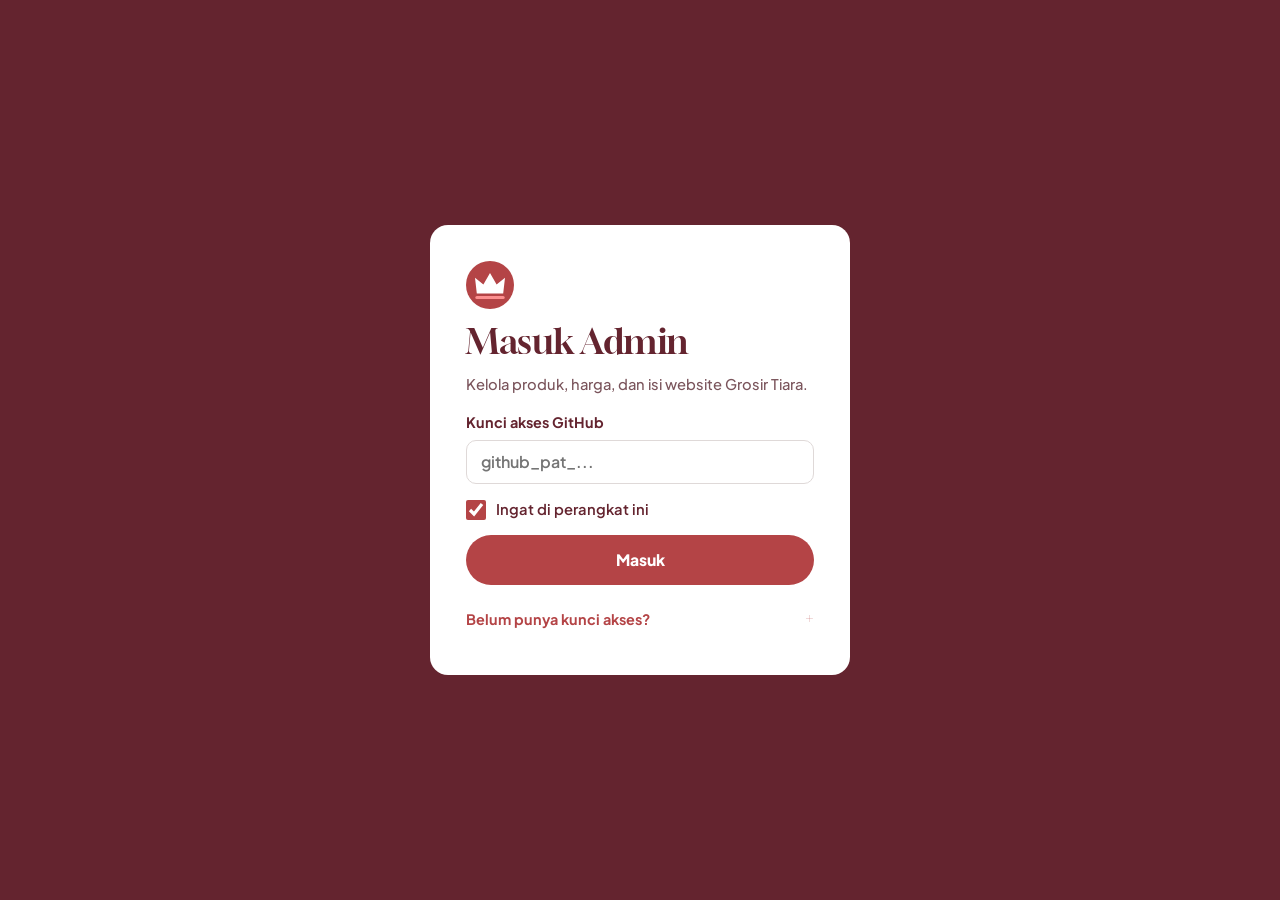
<file: admin.html>
<!doctype html>
<html lang="id">
<head>
  <meta charset="utf-8">
  <meta name="viewport" content="width=device-width, initial-scale=1">
  <meta name="robots" content="noindex, nofollow">
  <title>Admin | Grosir Tiara</title>
  <meta name="theme-color" content="#64242F">
  <link rel="icon" href="img/ikon.svg" type="image/svg+xml">
  <link rel="preconnect" href="https://fonts.googleapis.com">
  <link rel="preconnect" href="https://fonts.gstatic.com" crossorigin>
  <link href="https://fonts.googleapis.com/css2?family=Gloock&family=Plus+Jakarta+Sans:wght@500;600;700;800&display=swap" rel="stylesheet">
  <link rel="stylesheet" href="css/style.css">
  <link rel="stylesheet" href="css/admin.css">
</head>
<body class="admin">

  <!-- Layar masuk -->
  <main class="masuk" id="layar-masuk">
    <form class="kartu-masuk" id="form-masuk">
      <div class="logo-admin" aria-hidden="true"></div>
      <h1>Masuk Admin</h1>
      <p class="lembut">Kelola produk, harga, dan isi website Grosir Tiara.</p>
      <label class="isian">
        <span>Kunci akses GitHub</span>
        <input class="kolom" id="token" type="password" autocomplete="current-password" placeholder="github_pat_..." required>
      </label>
      <label class="centang"><input type="checkbox" id="ingat" checked> Ingat di perangkat ini</label>
      <p class="galat" id="galat-masuk" role="alert" hidden></p>
      <button class="btn btn-bata" type="submit" id="tombol-masuk">Masuk</button>
      <details class="bantuan">
        <summary>Belum punya kunci akses?</summary>
        <ol>
          <li>Buka <a href="https://github.com/settings/personal-access-tokens/new" target="_blank" rel="noopener">pembuatan token GitHub</a>.</li>
          <li>Isi nama bebas, lalu pilih masa berlaku.</li>
          <li>Di <b>Repository access</b>, pilih <b>Only select repositories</b> lalu pilih repository website ini.</li>
          <li>Di <b>Permissions</b>, beri <b>Contents: Read and write</b> dan <b>Actions: Read and write</b>.</li>
          <li>Klik <b>Generate token</b>, salin, lalu tempel di sini.</li>
        </ol>
        <p class="lembut">Kunci ini hanya disimpan di browser perangkat ini. Jangan bagikan ke siapa pun.</p>
      </details>
    </form>
  </main>

  <!-- Layar admin -->
  <div id="layar-admin" hidden>
    <header class="admin-kepala">
      <div class="admin-isi admin-kepala-isi">
        <a class="logo" href="index.html" target="_blank" rel="noopener">
          <span class="logo-admin kecil" aria-hidden="true"></span>
          <span class="logo-kata"><small>Admin</small><b>Tiara</b></span>
        </a>
        <a class="tautan-kecil" href="index.html" target="_blank" rel="noopener">Lihat website</a>
        <button class="tautan-kecil" type="button" id="keluar">Keluar</button>
      </div>
      <nav class="admin-isi tab-admin" aria-label="Menu admin">
        <button type="button" data-tab="produk" aria-current="page">Produk</button>
        <button type="button" data-tab="kategori">Kategori</button>
        <button type="button" data-tab="toko">Toko</button>
        <button type="button" data-tab="testimoni">Testimoni</button>
        <button type="button" data-tab="sinkron">Sinkron TikTok</button>
      </nav>
    </header>

    <main class="admin-isi admin-badan">
      <p class="memuat" id="memuat">Memuat data...</p>
      <section id="panel-produk" data-panel="produk" hidden></section>
      <section id="panel-kategori" data-panel="kategori" hidden></section>
      <section id="panel-toko" data-panel="toko" hidden></section>
      <section id="panel-testimoni" data-panel="testimoni" hidden></section>
      <section id="panel-sinkron" data-panel="sinkron" hidden></section>
    </main>

    <div class="bar-simpan" id="bar-simpan" hidden>
      <div class="admin-isi bar-simpan-isi">
        <span id="info-simpan">Ada perubahan yang belum disimpan</span>
        <button class="btn btn-garis" type="button" id="batal">Batalkan</button>
        <button class="btn btn-salem" type="button" id="simpan">Simpan &amp; terbitkan</button>
      </div>
    </div>
  </div>

  <dialog class="dialog-edit" id="dialog-edit" aria-labelledby="judul-edit"></dialog>
  <div class="notif" id="notif" role="status"></div>

  <script src="js/data.js"></script>
  <script src="js/admin.js"></script>
</body>
</html>
</file>
<file: css/style.css>
/* Warna brand Tiara. Merah Tiara (--bata) adalah warna utama, seperti oranye di Shopee. */
:root {
  --marun: #64242F;
  --bata: #B44446;
  --salem: #FC8F8F;
  --abu: #DFD9D8;
  --abu-muda: #F4F1F0;
  --putih: #FFFFFF;
  --teks-lembut: #7A545B;
  --serif: "Gloock", Georgia, "Times New Roman", serif;
  --sans: "Plus Jakarta Sans", "Segoe UI", system-ui, sans-serif;
  --gutter: clamp(16px, 4vw, 56px);
  --lebar: 1280px;
  --radius: 14px;
}

* { box-sizing: border-box; }
html { scroll-behavior: smooth; scroll-padding-top: 88px; -webkit-text-size-adjust: 100%; }
body {
  margin: 0;
  background: var(--putih);
  color: var(--marun);
  font: 500 16px/1.6 var(--sans);
  overflow-x: hidden;
}
img, svg { display: block; max-width: 100%; }
a { color: inherit; }
button, input, select { font: inherit; color: inherit; }
button { cursor: pointer; }
h1, h2, h3, p { margin: 0; }
h1, h2 { font-family: var(--serif); font-weight: 400; line-height: 1.04; letter-spacing: -.01em; text-wrap: balance; }
h2 { font-size: clamp(2.1rem, 4.6vw, 3.8rem); }
h3 { font-weight: 800; line-height: 1.25; }
:focus-visible { outline: 3px solid var(--salem); outline-offset: 2px; border-radius: 4px; }
.isi { width: min(100%, var(--lebar)); margin-inline: auto; padding-inline: var(--gutter); }
.bagian { padding-block: clamp(56px, 8vw, 112px); }
.label { font-size: .8rem; font-weight: 800; letter-spacing: .12em; text-transform: uppercase; }
.lede { font-size: clamp(1.02rem, 1.5vw, 1.2rem); max-width: 56ch; }
.judul-bagian { display: grid; gap: 14px; margin-bottom: clamp(28px, 4vw, 52px); }
.coret { text-decoration: line-through; text-decoration-thickness: 1.5px; }
.sr { position: absolute; width: 1px; height: 1px; overflow: hidden; clip-path: inset(50%); white-space: nowrap; }

/* Tombol */
.btn {
  display: inline-flex; align-items: center; justify-content: center; gap: 10px;
  min-height: 50px; padding: 12px 24px;
  border: 2px solid transparent; border-radius: 999px;
  font-weight: 800; font-size: .98rem; line-height: 1.2; text-decoration: none; text-align: center;
  transition: transform .15s ease, background-color .15s ease, color .15s ease;
}
.btn:hover { transform: translateY(-2px); }
.btn:active { transform: translateY(0); }
.btn svg { width: 20px; height: 20px; flex: none; }
.btn-marun { background: var(--marun); color: var(--putih); }
.btn-bata { background: var(--bata); color: var(--putih); }
.btn-bata:hover { background: var(--marun); }
.btn-putih { background: var(--putih); color: var(--marun); }
.btn-salem { background: var(--salem); color: var(--marun); }
.btn-garis { border-color: currentColor; background: transparent; }

/* Pengumuman dari admin */
.pengumuman { background: var(--marun); color: var(--putih); font-size: .88rem; font-weight: 700; text-align: center; padding: 8px var(--gutter); }

/* Catatan data contoh */
.catatan-contoh { background: var(--abu); color: var(--marun); font-size: .82rem; font-weight: 700; text-align: center; padding: 7px var(--gutter); }

/* Header. #kepala tidak boleh membentuk kotak sendiri, supaya header bisa menempel sepanjang halaman */
#kepala { display: contents; }
.header { position: sticky; top: 0; z-index: 30; background: var(--putih); border-bottom: 1px solid var(--abu); }
.header-isi { display: flex; align-items: center; gap: 28px; min-height: 72px; }
.logo { display: inline-flex; align-items: center; gap: 10px; text-decoration: none; margin-right: auto; }
.logo svg { width: 38px; height: 38px; flex: none; }
.logo-kata { display: grid; line-height: 1; }
.logo-kata b { font: 400 1.65rem/1 var(--serif); color: var(--bata); }
.logo-kata small { font-size: .6rem; font-weight: 800; letter-spacing: .24em; text-transform: uppercase; margin-bottom: 3px; }
.nav { display: flex; gap: 26px; }
.nav a { font-weight: 700; font-size: .94rem; text-decoration: none; padding-block: 6px; border-bottom: 2px solid transparent; }
.nav a:hover, .nav a[aria-current] { border-color: var(--bata); color: var(--bata); }
.tombol-daftar { position: relative; min-height: 44px; padding: 8px 18px; font-size: .9rem; }
.jumlah {
  display: inline-grid; place-items: center; min-width: 22px; height: 22px; padding-inline: 6px;
  border-radius: 999px; background: var(--salem); color: var(--marun); font-size: .76rem; font-weight: 800;
}

/* Hero */
.hero { background: var(--bata); color: var(--putih); overflow: hidden; }
.hero-isi { display: grid; grid-template-columns: minmax(0, 1.25fr) minmax(0, .9fr); gap: clamp(24px, 4vw, 64px); align-items: end; padding-top: clamp(40px, 6vw, 84px); }
.hero-teks { padding-bottom: clamp(44px, 6vw, 88px); display: grid; gap: 24px; justify-items: start; }
.hero h1 { font-size: clamp(3.1rem, 8.1vw, 7.3rem); line-height: .98; }
.stiker { display: inline-block; background: var(--salem); color: var(--marun); padding: 0 .16em .06em; transform: rotate(-1.6deg); border-radius: 6px; }
.hero-aksi { display: flex; flex-wrap: wrap; gap: 12px; }
.hero-visual { position: relative; align-self: end; display: flex; justify-content: center; }
.lengkung {
  width: min(100%, 440px); aspect-ratio: 4 / 5.1;
  background: var(--salem);
  border-radius: 999px 999px 0 0;
  padding: 7% 8% 0;
  display: flex; align-items: flex-end; justify-content: center;
  box-shadow: inset 0 0 0 10px var(--salem), inset 0 0 0 12px var(--marun);
}
.lengkung svg { width: 100%; height: 100%; }
.hero-visual .label-harga { position: absolute; left: max(-12px, calc(50% - 300px)); bottom: 14%; transform: rotate(-5deg); animation: ayun 4s ease-in-out infinite alternate; transform-origin: 50% 0; }
@keyframes ayun { from { transform: rotate(-6deg); } to { transform: rotate(-2deg); } }

/* Label harga: elemen khas Tiara, bentuknya label gantung pakaian */
.label-harga {
  --latar: var(--putih);
  width: 214px; padding: 40px 20px 20px;
  background: var(--latar); color: var(--marun);
  clip-path: polygon(22% 0, 78% 0, 100% 11%, 100% 100%, 0 100%, 0 11%);
  filter: drop-shadow(0 10px 18px rgba(100, 36, 47, .28));
  display: grid; gap: 2px;
}
.label-harga::before {
  content: ""; position: absolute; top: 12px; left: 50%; width: 14px; height: 14px; margin-left: -7px;
  border-radius: 50%; background: var(--marun);
}
.label-harga .kecil { font-size: .76rem; font-weight: 700; }
.label-harga .pasar { font-size: 1.02rem; font-weight: 700; color: var(--teks-lembut); }
.label-harga .tiara { font: 400 2.5rem/1.05 var(--serif); color: var(--bata); }

/* Pita fakta */
.pita { background: var(--salem); color: var(--marun); }
.pita-isi { display: grid; grid-template-columns: repeat(4, minmax(0, 1fr)); }
.fakta { padding: 22px 20px 22px 0; display: grid; gap: 2px; }
.fakta + .fakta { padding-left: 22px; border-left: 2px dashed rgba(100, 36, 47, .4); }
.fakta b { font: 400 clamp(1.5rem, 2.6vw, 2.2rem)/1.1 var(--serif); }
.fakta span { font-size: .88rem; font-weight: 700; }

/* Cek selisih */
.selisih { background: var(--marun); color: var(--putih); }
.selisih .label { color: var(--salem); }
.selisih-grid { display: grid; grid-template-columns: minmax(0, .85fr) minmax(0, 1.15fr); gap: clamp(28px, 5vw, 72px); align-items: start; }
.selisih-kiri { display: grid; gap: 18px; }
.pilih-produk { display: flex; flex-wrap: wrap; gap: 8px; margin-top: 10px; }
.chip {
  min-height: 44px; padding: 8px 18px; border-radius: 999px; font-weight: 700; font-size: .92rem;
  background: transparent; border: 1.5px solid currentColor; transition: background-color .15s ease, color .15s ease;
}
.selisih .chip { color: var(--abu); }
.selisih .chip[aria-pressed="true"] { background: var(--salem); border-color: var(--salem); color: var(--marun); }
.panel-selisih { background: var(--putih); color: var(--marun); border-radius: var(--radius); padding: clamp(20px, 3vw, 36px); display: grid; gap: 22px; }
.panel-judul { display: flex; justify-content: space-between; gap: 12px; flex-wrap: wrap; align-items: baseline; }
.panel-judul span { font-size: .9rem; color: var(--teks-lembut); font-weight: 700; }
.bar-baris { display: grid; gap: 6px; }
.bar-info { display: flex; justify-content: space-between; gap: 12px; font-weight: 700; font-size: .92rem; }
.bar-info b { font: 400 1.5rem/1.1 var(--serif); }
.bar { height: 22px; background: var(--abu-muda); border-radius: 6px; overflow: hidden; }
.bar i { display: block; height: 100%; border-radius: 6px; transition: width .45s cubic-bezier(.2, .8, .2, 1); }
.bar .b-pasar { background: var(--abu); }
.bar .b-tiara { background: var(--bata); }
.penggeser { display: grid; gap: 8px; }
.penggeser label { display: flex; justify-content: space-between; font-weight: 700; font-size: .92rem; }
input[type=range] { width: 100%; accent-color: var(--bata); height: 28px; margin: 0; }
.hemat {
  display: flex; flex-wrap: wrap; align-items: center; justify-content: space-between; gap: 8px 20px;
  padding: 18px 20px; background: var(--abu-muda); border: 1.5px dashed var(--bata); border-radius: 10px;
}
.hemat span { font-weight: 700; }
.hemat b { font: 400 clamp(2rem, 4vw, 3rem)/1 var(--serif); color: var(--bata); }
.catatan-kaki { font-size: .8rem; color: var(--teks-lembut); }

/* Kategori */
.kategori { background: var(--abu-muda); }
.kategori-grid { display: grid; grid-template-columns: repeat(4, minmax(0, 1fr)); gap: clamp(10px, 1.6vw, 20px); }
.kartu-kategori {
  display: flex; flex-direction: column; text-decoration: none; overflow: hidden;
  border-radius: 999px 999px var(--radius) var(--radius); color: inherit;
  transition: transform .2s ease;
}
.kartu-kategori:hover { transform: translateY(-5px); }
.kartu-kategori .gambar { aspect-ratio: 1 / 1.12; padding: 16% 14% 4%; }
.kartu-kategori .gambar svg { width: 100%; height: 100%; }
.kartu-kategori .teks { padding: 14px 18px 18px; background: var(--putih); display: grid; gap: 2px; flex: 1; }
.kartu-kategori h3 { font: 400 clamp(1.25rem, 2vw, 1.6rem)/1.15 var(--serif); }
.kartu-kategori p { font-size: .88rem; color: var(--teks-lembut); }
.kartu-kategori small { font-size: .86rem; font-weight: 800; color: var(--bata); margin-top: 6px; }

/* Katalog */
.baris-judul { display: flex; flex-wrap: wrap; justify-content: space-between; gap: 18px; align-items: end; margin-bottom: clamp(24px, 3.5vw, 44px); }
.baris-judul > div { display: grid; gap: 12px; }
.grid-produk { display: grid; grid-template-columns: repeat(auto-fill, minmax(min(100%, 240px), 1fr)); gap: clamp(20px, 2.4vw, 32px) clamp(12px, 1.8vw, 22px); }
.kartu { position: relative; display: flex; flex-direction: column; gap: 12px; min-width: 0; }
.kartu-gambar {
  position: relative; display: block; width: 100%; aspect-ratio: 1 / 1.2; padding: 12% 12% 6%; border: 0; border-radius: var(--radius); overflow: hidden;
}
.kartu-gambar svg { width: 100%; height: 100%; transform-origin: 50% 2%; transition: transform .35s ease; }
.kartu-gambar:has(img) { aspect-ratio: 3 / 4; }
.kartu-gambar img { position: absolute; inset: 0; width: 100%; height: 100%; object-fit: contain; }
.kartu:hover .kartu-gambar svg { transform: rotate(2.5deg) scale(1.03); }
.potongan {
  position: absolute; top: 12px; left: 12px; z-index: 1; padding: 4px 11px;
  background: var(--putih); color: var(--bata); border-radius: 999px; font-weight: 800; font-size: .86rem;
}
.kartu-teks { display: grid; gap: 3px; }
.kartu-teks .bahan { font-size: .82rem; font-weight: 700; color: var(--teks-lembut); }
.kartu-teks h3 { font-size: 1rem; }
.kartu-teks h3 button { all: unset; cursor: pointer; }
.kartu-teks h3 button:hover { color: var(--bata); }
.kartu-teks h3 button:focus-visible { outline: 3px solid var(--salem); outline-offset: 2px; }
.harga-pasar { font-size: .84rem; font-weight: 600; color: var(--teks-lembut); margin-top: 4px; }
.harga-utama { font: 400 clamp(1.45rem, 2.3vw, 1.8rem)/1.1 var(--serif); color: var(--bata); }
.harga-grosir { font-size: .84rem; font-weight: 700; }
.kartu-aksi { margin-top: auto; }
.kartu-aksi .btn { width: 100%; min-height: 44px; padding: 8px 12px; font-size: .9rem; }

/* Eceran dan grosir */
.dua-cara { background: var(--bata); color: var(--putih); }
.dua-cara-grid { display: grid; grid-template-columns: repeat(2, minmax(0, 1fr)); gap: clamp(14px, 2vw, 24px); }
.cara { position: relative; padding: clamp(24px, 3.4vw, 44px); border-radius: var(--radius); display: grid; gap: 14px; align-content: start; }
.cara::after { content: ""; position: absolute; inset: 9px; border: 1.5px dashed currentColor; border-radius: 8px; opacity: .4; pointer-events: none; }
.cara-ecer { background: var(--abu-muda); color: var(--marun); }
.cara-grosir { background: var(--marun); color: var(--putih); }
.cara h3 { font: 400 clamp(1.9rem, 3.4vw, 2.9rem)/1.05 var(--serif); }
.cara ul { margin: 0; padding: 0; list-style: none; display: grid; gap: 8px; }
.cara li { padding-left: 24px; position: relative; }
.cara li::before { content: ""; position: absolute; left: 0; top: .62em; width: 13px; height: 2px; background: currentColor; }
.cara .btn { justify-self: start; margin-top: 8px; position: relative; z-index: 1; }

/* Cara pesan */
.langkah-bagian { background: var(--abu-muda); }
.langkah { list-style: none; margin: 0; padding: 0; display: grid; grid-template-columns: repeat(4, minmax(0, 1fr)); gap: 24px; counter-reset: l; position: relative; }
.langkah::before { content: ""; position: absolute; top: 28px; left: 28px; right: 12%; border-top: 2px dashed var(--bata); }
.langkah li { counter-increment: l; position: relative; display: grid; gap: 8px; align-content: start; }
.langkah li::before {
  content: counter(l); width: 56px; height: 56px; display: grid; place-items: center; margin-bottom: 8px;
  border-radius: 50%; background: var(--bata); color: var(--putih); font: 400 1.5rem var(--serif);
}
.langkah h3 { font-size: 1.1rem; }
.langkah p { font-size: .94rem; color: var(--teks-lembut); }

/* Tentang */
.tentang-grid { display: grid; grid-template-columns: minmax(0, 1fr) minmax(0, 1fr); gap: clamp(28px, 6vw, 88px); align-items: center; }
.tentang-teks { display: grid; gap: 18px; }
.tentang-teks .label { color: var(--bata); }
.tiga-gambar { display: grid; grid-template-columns: repeat(3, minmax(0, 1fr)); gap: 12px; align-items: end; }
.tiga-gambar div { border-radius: 999px 999px 10px 10px; padding: 22% 12% 8%; }
.tiga-gambar div:nth-child(1) { height: 300px; }
.tiga-gambar div:nth-child(2) { height: 380px; }
.tiga-gambar div:nth-child(3) { height: 250px; }
.tiga-gambar svg { width: 100%; height: 100%; }
.janji { display: grid; gap: 0; margin-top: 4px; }
.janji div { display: grid; grid-template-columns: 170px 1fr; gap: 14px; padding-block: 13px; border-top: 1.5px dashed var(--abu); }
.janji dt, .janji b { font-weight: 800; }
.janji span { color: var(--teks-lembut); font-size: .96rem; }

/* TikTok */
.tiktok { background: var(--marun); color: var(--putih); }
.tiktok-isi { display: grid; grid-template-columns: minmax(0, 1.3fr) minmax(0, 1fr); gap: 32px; align-items: center; padding-block: clamp(44px, 6vw, 80px); }
.tiktok-isi > div { display: grid; gap: 16px; justify-items: start; }
.tiktok .label { color: var(--salem); }
.alur { display: grid; gap: 10px; counter-reset: a; }
.alur span { display: flex; gap: 14px; align-items: center; padding: 14px 18px; background: rgba(255, 255, 255, .08); border-radius: 10px; font-weight: 700; counter-increment: a; }
.alur span::before { content: counter(a); color: var(--salem); font: 400 1.4rem/1 var(--serif); }

/* Testimoni */
.testi-grid { display: grid; grid-template-columns: repeat(auto-fit, minmax(min(100%, 280px), 1fr)); gap: 16px; }
.testi { padding: 24px; background: var(--abu-muda); border-radius: var(--radius); display: grid; gap: 12px; }
.testi footer { font-size: .9rem; font-weight: 800; }

/* Tanya jawab */
.faq-grid { display: grid; grid-template-columns: minmax(0, .8fr) minmax(0, 1.2fr); gap: clamp(24px, 5vw, 72px); }
details { border-bottom: 1.5px dashed var(--abu); }
summary {
  display: flex; justify-content: space-between; gap: 16px; align-items: center;
  min-height: 60px; padding-block: 14px; font-weight: 800; cursor: pointer; list-style: none;
}
summary::-webkit-details-marker { display: none; }
summary::after { content: "+"; font: 400 1.8rem/1 var(--serif); color: var(--bata); flex: none; }
details[open] summary::after { content: "\2212"; }
details p { padding-bottom: 18px; color: var(--teks-lembut); max-width: 62ch; }

/* Ajakan akhir */
.ajakan { background: var(--salem); }
.ajakan-isi { display: grid; gap: 22px; justify-items: center; text-align: center; padding-block: clamp(56px, 8vw, 110px); }
.ajakan h2 { font-size: clamp(2.4rem, 6.4vw, 5.4rem); max-width: 15ch; }
.ajakan .hero-aksi { justify-content: center; }

/* Footer */
.footer { background: var(--marun); color: var(--abu); padding-block: 52px 28px; font-size: .94rem; }
.footer-grid { display: grid; grid-template-columns: 1.5fr 1fr 1fr; gap: 36px; }
.footer .logo-kata b { color: var(--putih); }
.footer h3 { color: var(--putih); font-size: .95rem; margin-bottom: 10px; }
.footer ul { list-style: none; margin: 0; padding: 0; display: grid; gap: 6px; }
.footer a { text-decoration: none; }
.footer a:hover { color: var(--salem); }
.footer-bawah { margin-top: 36px; padding-top: 18px; border-top: 1.5px dashed rgba(223, 217, 216, .35); font-size: .82rem; display: grid; gap: 4px; }

/* Halaman katalog */
.kepala-katalog { background: var(--bata); color: var(--putih); padding-block: clamp(36px, 5vw, 64px); }
.kepala-katalog .isi { display: grid; gap: 12px; }
.kepala-katalog h1 { font-size: clamp(2.5rem, 6vw, 5rem); }
.filter { position: sticky; top: 73px; z-index: 20; background: var(--putih); border-bottom: 1px solid var(--abu); padding-block: 12px; }
.filter-isi { display: grid; gap: 10px; }
.filter-chip { display: flex; gap: 8px; overflow-x: auto; scrollbar-width: none; margin-inline: calc(var(--gutter) * -1); padding-inline: var(--gutter); }
.filter-chip::-webkit-scrollbar { display: none; }
.filter-chip .chip { flex: none; min-height: 40px; padding: 6px 16px; color: var(--marun); border-color: var(--abu); }
.filter-chip .chip[aria-pressed="true"] { background: var(--bata); border-color: var(--bata); color: var(--putih); }
.filter-baris { display: grid; grid-template-columns: minmax(0, 1fr) auto auto; gap: 8px; }
.kolom { min-height: 44px; width: 100%; padding: 8px 14px; border: 1.5px solid var(--abu); border-radius: 10px; background: var(--putih); font-size: 16px; font-weight: 600; }
.kolom:focus { outline: 2px solid var(--bata); outline-offset: 0; border-color: var(--bata); }
.hasil-info { font-weight: 700; color: var(--teks-lembut); margin-bottom: 20px; font-size: .94rem; }
.kosong { grid-column: 1 / -1; padding: 56px 20px; text-align: center; background: var(--abu-muda); border-radius: var(--radius); display: grid; gap: 14px; justify-items: center; }

/* Dialog produk dan daftar pesanan */
dialog { border: 0; padding: 0; color: var(--marun); background: var(--putih); max-width: none; max-height: none; }
dialog::backdrop { background: rgba(100, 36, 47, .6); }
.dialog-produk { width: min(960px, calc(100vw - 32px)); max-height: calc(100dvh - 32px); margin: auto; border-radius: 18px; overflow: auto; }
.produk-grid { display: grid; grid-template-columns: minmax(0, .9fr) minmax(0, 1.1fr); }
.produk-gambar { position: relative; padding: 9% 10% 5%; min-height: 100%; display: flex; align-items: center; }
.produk-gambar svg { width: 100%; max-height: 560px; }
/* Foto asli tampil utuh sesuai rasionya, tetap terlihat saat teks digulir */
.produk-gambar:has(img) { padding: 0; min-height: 0; align-self: start; position: sticky; top: 0; justify-content: center; }
.produk-gambar img { display: block; width: 100%; height: auto; max-height: calc(100dvh - 32px); object-fit: contain; }
.produk-teks { padding: clamp(20px, 3vw, 36px); display: grid; gap: 16px; align-content: start; }
.produk-teks h2 { font-size: clamp(1.8rem, 3vw, 2.5rem); padding-right: 38px; }
.tutup {
  position: absolute; top: 12px; right: 12px; z-index: 2; width: 44px; height: 44px; display: grid; place-items: center;
  border: 0; border-radius: 50%; background: var(--abu-muda); font-size: 1.5rem; line-height: 1;
}
.tutup:hover { background: var(--abu); }
.harga-kotak { display: grid; grid-template-columns: repeat(2, minmax(0, 1fr)); gap: 0; border: 1.5px dashed var(--bata); border-radius: 10px; }
.harga-kotak > div { padding: 12px 16px; display: grid; gap: 1px; }
.harga-kotak > div + div { border-left: 1.5px dashed var(--bata); }
.harga-kotak small { font-size: .8rem; font-weight: 700; color: var(--teks-lembut); }
.harga-kotak b { font: 400 1.7rem/1.1 var(--serif); color: var(--bata); }
.hemat-baris { font-weight: 700; font-size: .92rem; }
.hemat-baris mark { background: var(--salem); color: var(--marun); padding: 1px 8px; border-radius: 999px; font-weight: 800; }
fieldset { border: 0; margin: 0; padding: 0; display: grid; gap: 8px; }
legend { font-size: .86rem; font-weight: 800; padding: 0; margin-bottom: 8px; }
legend span { font-weight: 600; color: var(--teks-lembut); text-transform: capitalize; }
.opsi { display: flex; flex-wrap: wrap; gap: 8px; }
.opsi label { position: relative; cursor: pointer; }
.opsi input { position: absolute; opacity: 0; inset: 0; margin: 0; cursor: pointer; }
.opsi span { display: grid; place-items: center; min-width: 46px; min-height: 44px; padding: 6px 12px; border: 1.5px solid var(--abu); border-radius: 10px; font-weight: 700; font-size: .92rem; text-transform: capitalize; }
.opsi input:checked + span { background: var(--marun); border-color: var(--marun); color: var(--putih); }
.opsi input:focus-visible + span { outline: 3px solid var(--salem); outline-offset: 2px; }
.opsi .swatch { padding: 0; width: 44px; border-radius: 50%; border-color: var(--abu); }
.opsi input:checked + .swatch { background: var(--warna); border-color: var(--putih); box-shadow: 0 0 0 2px var(--marun); }
.stepper { display: inline-flex; align-items: center; border: 1.5px solid var(--abu); border-radius: 10px; width: max-content; }
.stepper button { width: 44px; height: 44px; border: 0; background: transparent; font-size: 1.3rem; font-weight: 700; }
.stepper button:hover { color: var(--bata); }
.stepper output, .stepper input { width: 42px; text-align: center; font-weight: 800; border: 0; background: transparent; padding: 0; }
.aksi-produk { display: grid; grid-template-columns: repeat(2, minmax(0, 1fr)); gap: 8px; }
.aksi-produk .btn { padding-inline: 12px; font-size: .92rem; }
.link-tiktok { font-size: .9rem; font-weight: 700; color: var(--bata); }

.dialog-daftar { position: fixed; inset: 0 0 0 auto; width: min(460px, 100vw); height: 100dvh; margin: 0; overflow: hidden; }
.dialog-daftar[open] { display: flex; flex-direction: column; animation: masuk .22s ease-out; }
@keyframes masuk { from { transform: translateX(40px); opacity: 0; } }
.daftar-kepala { padding: 20px; border-bottom: 1px solid var(--abu); }
.daftar-kepala h2 { font-size: 1.8rem; }
.daftar-isi { flex: 1; overflow: auto; padding: 8px 20px; }
.baris-pesanan { display: grid; grid-template-columns: 68px minmax(0, 1fr); gap: 12px; padding-block: 14px; border-bottom: 1.5px dashed var(--abu); }
.baris-pesanan .mini { height: 82px; padding: 6px; border-radius: 8px; overflow: hidden; }
.baris-pesanan .mini svg, .baris-pesanan .mini img { width: 100%; height: 100%; object-fit: cover; }
.baris-pesanan h3 { font-size: .95rem; }
.baris-pesanan p { font-size: .84rem; color: var(--teks-lembut); }
.baris-pesanan p span { text-transform: capitalize; }
.baris-bawah { display: flex; justify-content: space-between; align-items: center; gap: 8px; margin-top: 6px; }
.baris-bawah b { font-size: .98rem; white-space: nowrap; }
.baris-bawah .stepper button { width: 36px; height: 36px; }
.baris-bawah .stepper output { width: 30px; }
.hapus { background: none; border: 0; padding: 6px 0; font-size: .82rem; font-weight: 700; color: var(--bata); text-decoration: underline; }
.daftar-bawah { padding: 16px 20px calc(16px + env(safe-area-inset-bottom)); border-top: 1px solid var(--abu); display: grid; gap: 12px; background: var(--putih); }
.progres { display: grid; gap: 6px; font-size: .86rem; font-weight: 700; }
.progres .bar { height: 8px; }
.progres .bar i { background: var(--bata); }
.total { display: flex; justify-content: space-between; align-items: baseline; font-weight: 700; }
.total b { font: 400 1.9rem/1 var(--serif); color: var(--bata); }
.daftar-kosong { padding-block: 48px; text-align: center; display: grid; gap: 14px; justify-items: center; color: var(--teks-lembut); }

.notif {
  position: fixed; left: 50%; bottom: 90px; z-index: 60; transform: translate(-50%, 20px); opacity: 0; pointer-events: none;
  background: var(--marun); color: var(--putih); padding: 11px 20px; border-radius: 999px; font-weight: 700; font-size: .92rem; white-space: nowrap;
  transition: opacity .2s ease, transform .2s ease;
}
.notif.tampil { opacity: 1; transform: translate(-50%, 0); }

/* Navigasi bawah (ponsel) */
.nav-bawah { display: none; }

/* Tablet */
@media (max-width: 1020px) {
  .nav { display: none; }
  .kategori-grid { grid-template-columns: repeat(2, minmax(0, 1fr)); }
  .selisih-grid, .tentang-grid, .faq-grid, .tiktok-isi { grid-template-columns: minmax(0, 1fr); }
  .langkah { grid-template-columns: repeat(2, minmax(0, 1fr)); }
  .langkah::before { display: none; }
  .tiga-gambar div:nth-child(1) { height: 220px; }
  .tiga-gambar div:nth-child(2) { height: 280px; }
  .tiga-gambar div:nth-child(3) { height: 190px; }
}

/* Ponsel */
@media (max-width: 767px) {
  html { scroll-padding-top: 76px; }
  body { padding-bottom: calc(64px + env(safe-area-inset-bottom)); }
  .tombol-daftar { display: none; }
  .header-isi { min-height: 60px; }
  .filter { position: static; }
  .hero-isi { grid-template-columns: minmax(0, 1fr); padding-top: 34px; gap: 0; }
  .hero-teks { padding-bottom: 34px; }
  .hero-aksi .btn { flex: 1 1 100%; }
  .hero-visual { justify-content: flex-end; }
  .lengkung { width: 74%; }
  .hero-visual .label-harga { left: 0; bottom: 12%; width: 178px; padding: 36px 14px 14px; }
  .label-harga .tiara { font-size: 2rem; }
  .pita-isi { grid-template-columns: repeat(2, minmax(0, 1fr)); }
  .fakta { padding: 16px 12px 16px 0; }
  .fakta + .fakta { padding-left: 0; border-left: 0; }
  .fakta:nth-child(even) { padding-left: 16px; border-left: 2px dashed rgba(100, 36, 47, .4); }
  .fakta:nth-child(n+3) { border-top: 2px dashed rgba(100, 36, 47, .4); }
  .grid-produk { grid-template-columns: repeat(2, minmax(0, 1fr)); }
  .potongan { top: 8px; left: 8px; font-size: .78rem; padding: 3px 9px; }
  .kartu-teks h3 { font-size: .93rem; }
  .dua-cara-grid { grid-template-columns: minmax(0, 1fr); }
  .langkah { grid-template-columns: minmax(0, 1fr); gap: 0; }
  .langkah::before { display: block; top: 20px; bottom: 60px; left: 27px; right: auto; border-top: 0; border-left: 2px dashed var(--bata); }
  .langkah li { grid-template-columns: 56px minmax(0, 1fr); column-gap: 16px; padding-bottom: 22px; }
  .langkah li::before { grid-row: span 2; margin: 0; }
  .janji div { grid-template-columns: minmax(0, 1fr); gap: 2px; }
  .footer-grid { grid-template-columns: minmax(0, 1fr); gap: 24px; }
  .filter-baris { grid-template-columns: repeat(2, minmax(0, 1fr)); }
  .filter-baris .cari { grid-column: 1 / -1; }

  .dialog-produk { width: 100vw; max-height: 92dvh; margin: auto 0 0; border-radius: 18px 18px 0 0; }
  .produk-grid { grid-template-columns: minmax(0, 1fr); }
  .produk-gambar { min-height: 0; height: 270px; justify-content: center; padding: 22px 0 10px; }
  .produk-gambar svg { height: 100%; }
  .produk-gambar:has(img) { height: auto; padding: 0; position: static; }
  .produk-gambar img { width: auto; max-width: 100%; max-height: 62dvh; margin-inline: auto; }
  .aksi-produk { position: sticky; bottom: 0; background: var(--putih); padding-block: 10px; margin-bottom: -10px; }
  .dialog-daftar { width: 100vw; }
  .notif { bottom: 80px; }

  .nav-bawah {
    position: fixed; inset: auto 0 0 0; z-index: 25; display: grid; grid-template-columns: repeat(4, minmax(0, 1fr));
    background: var(--putih); border-top: 1px solid var(--abu); padding-bottom: env(safe-area-inset-bottom);
  }
  .nav-bawah a, .nav-bawah button {
    position: relative; display: grid; justify-items: center; gap: 2px; min-height: 60px; padding: 9px 2px 6px;
    background: none; border: 0; font-size: .72rem; font-weight: 700; text-decoration: none; color: var(--marun);
  }
  .nav-bawah svg { width: 22px; height: 22px; }
  .nav-bawah [aria-current] { color: var(--bata); }
  .nav-bawah .jumlah { position: absolute; top: 4px; left: calc(50% + 6px); min-width: 18px; height: 18px; font-size: .66rem; padding-inline: 4px; background: var(--bata); color: var(--putih); }
}

@media (prefers-reduced-motion: reduce) {
  html { scroll-behavior: auto; }
  *, *::before, *::after { animation: none !important; transition: none !important; }
}
</file>
<file: css/admin.css>
/* Halaman admin. Memakai token warna dan tombol dari style.css. */
body.admin [hidden] { display: none !important; }
body.admin { background: var(--abu-muda); padding-bottom: 0; }
.admin-isi { width: min(100%, 1180px); margin-inline: auto; padding-inline: clamp(16px, 3vw, 32px); }
.lembut { color: var(--teks-lembut); font-size: .92rem; }
.galat { color: var(--bata); font-weight: 700; font-size: .92rem; }
.logo-admin { width: 48px; height: 48px; border-radius: 50%; background: var(--bata) url("../img/ikon.svg") center / cover; }
.logo-admin.kecil { width: 36px; height: 36px; }

/* Masuk */
.masuk { min-height: 100dvh; display: grid; place-items: center; padding: 24px 16px; background: var(--marun); }
.kartu-masuk { width: min(100%, 420px); background: var(--putih); border-radius: 18px; padding: clamp(24px, 5vw, 36px); display: grid; gap: 14px; }
.kartu-masuk h1 { font-size: 2.2rem; }
.kartu-masuk .btn { width: 100%; }
.isian { display: grid; gap: 6px; font-weight: 700; font-size: .9rem; }
.isian small { font-weight: 600; color: var(--teks-lembut); }
.centang { display: flex; gap: 10px; align-items: center; font-weight: 600; font-size: .92rem; cursor: pointer; }
.centang input { width: 20px; height: 20px; accent-color: var(--bata); margin: 0; }
.bantuan { border: 0; font-size: .9rem; }
.bantuan summary { min-height: 40px; padding: 0; font-weight: 700; color: var(--bata); }
.bantuan summary::after { font-size: 1.3rem; }
.bantuan ol { margin: 0 0 8px; padding-left: 20px; display: grid; gap: 6px; }
textarea.kolom { min-height: 90px; resize: vertical; font-family: inherit; line-height: 1.5; }

/* Kepala */
.admin-kepala { position: sticky; top: 0; z-index: 20; background: var(--marun); color: var(--putih); }
.admin-kepala-isi { display: flex; align-items: center; gap: 18px; min-height: 64px; }
.admin-kepala .logo { margin-right: auto; }
.admin-kepala .logo-kata b { color: var(--putih); }
.tautan-kecil { background: none; border: 0; padding: 8px 0; color: var(--abu); font-weight: 700; font-size: .9rem; text-decoration: none; }
.tautan-kecil:hover { color: var(--salem); }
.tab-admin { display: flex; gap: 4px; overflow-x: auto; scrollbar-width: none; }
.tab-admin::-webkit-scrollbar { display: none; }
.tab-admin button {
  flex: none; background: none; border: 0; border-bottom: 3px solid transparent; color: var(--abu);
  padding: 12px 14px; font-weight: 700; font-size: .93rem;
}
.tab-admin button[aria-current] { color: var(--putih); border-color: var(--salem); }
.admin-badan { padding-block: 24px 120px; }
.memuat { padding: 40px 0; text-align: center; color: var(--teks-lembut); font-weight: 700; }

/* Panel */
.panel-kepala { display: flex; flex-wrap: wrap; justify-content: space-between; align-items: end; gap: 14px; margin-bottom: 16px; }
.panel-kepala h2 { font-size: clamp(1.8rem, 3.4vw, 2.4rem); }
.kotak { background: var(--putih); border-radius: var(--radius); padding: clamp(16px, 2.6vw, 24px); display: grid; gap: 16px; margin-bottom: 16px; }
.kotak h3 { font-size: 1.05rem; }
.dua-kolom { display: grid; grid-template-columns: repeat(2, minmax(0, 1fr)); gap: 14px 18px; }
.btn-kecil { min-height: 40px; padding: 6px 14px; font-size: .86rem; }
.btn-teks { background: none; border: 0; padding: 6px 4px; font-weight: 700; font-size: .88rem; color: var(--bata); text-decoration: underline; }

/* Ringkasan */
.ringkasan { display: grid; grid-template-columns: repeat(4, minmax(0, 1fr)); gap: 10px; margin-bottom: 16px; }
.ringkasan div { background: var(--putih); border-radius: 12px; padding: 14px 16px; display: grid; }
.ringkasan b { font: 400 1.8rem/1.1 var(--serif); color: var(--bata); }
.ringkasan span { font-size: .84rem; font-weight: 700; color: var(--teks-lembut); }

/* Alat produk */
.alat { display: grid; grid-template-columns: minmax(0, 1fr) auto; gap: 10px; margin-bottom: 10px; }
.saring { display: flex; gap: 6px; overflow-x: auto; scrollbar-width: none; margin-bottom: 12px; }
.saring::-webkit-scrollbar { display: none; }
.saring .chip { flex: none; min-height: 38px; padding: 5px 14px; font-size: .86rem; color: var(--marun); border-color: var(--abu); background: var(--putih); }
.saring .chip[aria-pressed="true"] { background: var(--marun); border-color: var(--marun); color: var(--putih); }
.aksi-massal { display: flex; flex-wrap: wrap; align-items: center; gap: 8px; padding: 10px 14px; margin-bottom: 10px; background: var(--salem); border-radius: 12px; font-weight: 700; font-size: .9rem; }
.aksi-massal span { margin-right: auto; }

/* Daftar produk */
.daftar-produk { background: var(--putih); border-radius: var(--radius); overflow: hidden; }
.baris-produk {
  display: grid; grid-template-columns: 28px 56px minmax(0, 1fr) 150px 190px 56px 46px 74px; gap: 12px; align-items: center;
  padding: 10px 16px; border-bottom: 1px solid var(--abu-muda);
}
.baris-produk.kepala-tabel { font-size: .76rem; font-weight: 800; letter-spacing: .06em; text-transform: uppercase; color: var(--teks-lembut); background: var(--putih); }
.baris-produk.redup .gambar-mini, .baris-produk.redup .nama-produk { opacity: .45; }
.baris-produk input[type=checkbox] { width: 18px; height: 18px; accent-color: var(--bata); margin: 0; }
.gambar-mini { width: 56px; height: 66px; border-radius: 8px; overflow: hidden; background: var(--abu); display: grid; place-items: center; font: 400 1.4rem var(--serif); color: var(--marun); }
.gambar-mini img { width: 100%; height: 100%; object-fit: cover; }
.nama-produk { min-width: 0; display: grid; gap: 3px; }
.nama-produk b { font-size: .95rem; overflow: hidden; text-overflow: ellipsis; white-space: nowrap; }
.lencana-baris { display: flex; flex-wrap: wrap; gap: 4px; }
.lencana { padding: 1px 8px; border-radius: 999px; font-size: .72rem; font-weight: 800; background: var(--abu-muda); color: var(--teks-lembut); }
.lencana.peringatan { background: #FDE3E3; color: var(--bata); }
.harga-baris { display: grid; font-size: .84rem; line-height: 1.45; }
.harga-baris b { font-size: .95rem; }
.harga-baris em { font-style: normal; color: var(--teks-lembut); }

/* Saklar tampil */
.saklar { position: relative; width: 46px; height: 26px; flex: none; }
.saklar input { position: absolute; inset: 0; opacity: 0; margin: 0; cursor: pointer; z-index: 1; }
.saklar span { position: absolute; inset: 0; border-radius: 999px; background: var(--abu); transition: background-color .15s ease; }
.saklar span::after { content: ""; position: absolute; top: 3px; left: 3px; width: 20px; height: 20px; border-radius: 50%; background: var(--putih); transition: transform .15s ease; }
.saklar input:checked + span { background: var(--bata); }
.saklar input:checked + span::after { transform: translateX(20px); }
.saklar input:focus-visible + span { outline: 3px solid var(--salem); outline-offset: 2px; }
.bintang { width: 40px; height: 40px; border: 0; border-radius: 50%; background: none; font-size: 1.4rem; line-height: 1; color: var(--abu); }
.bintang[aria-pressed="true"] { color: var(--bata); }
.bintang:hover { background: var(--abu-muda); }

/* Baris pengaturan (kategori, nomor, testimoni) */
.daftar-isian { display: grid; gap: 10px; }
.baris-isian { display: grid; gap: 10px; align-items: end; padding: 14px; border: 1.5px dashed var(--abu); border-radius: 12px; }
.baris-kategori { grid-template-columns: minmax(0, 1fr) minmax(0, 1.4fr) 130px 120px auto; }
.baris-nomor { grid-template-columns: minmax(0, 1fr) auto; border: 0; padding: 0; }
.baris-testi { grid-template-columns: minmax(0, 1fr) minmax(0, 1fr) auto; }
.baris-testi .isian:nth-child(3) { grid-column: 1 / -1; grid-row: 2; }
.aksi-baris { display: flex; gap: 4px; }
.ikon-btn { width: 40px; height: 44px; border: 1.5px solid var(--abu); border-radius: 10px; background: var(--putih); font-weight: 800; }
.ikon-btn:hover { border-color: var(--bata); color: var(--bata); }
.ikon-btn:disabled { opacity: .35; cursor: default; }

/* Sinkron */
.riwayat { display: grid; gap: 0; }
.riwayat div { display: flex; justify-content: space-between; gap: 12px; padding: 10px 0; border-top: 1px solid var(--abu-muda); font-size: .92rem; }
.status { font-weight: 800; }
.status.ok { color: #2F7A4A; }
.status.gagal { color: var(--bata); }

/* Bar simpan */
.bar-simpan { position: fixed; inset: auto 0 0 0; z-index: 30; background: var(--marun); color: var(--putih); padding-block: 12px calc(12px + env(safe-area-inset-bottom)); box-shadow: 0 -8px 24px rgba(100, 36, 47, .25); }
.bar-simpan-isi { display: flex; flex-wrap: wrap; align-items: center; gap: 10px; }
.bar-simpan-isi span { margin-right: auto; font-weight: 700; }
.bar-simpan .btn { min-height: 44px; padding: 8px 18px; }
.bar-simpan .btn-garis { color: var(--putih); }

/* Dialog edit */
.dialog-edit { width: min(640px, calc(100vw - 24px)); max-height: calc(100dvh - 24px); margin: auto; border-radius: 18px; overflow: auto; }
.edit-isi { padding: clamp(18px, 3vw, 28px); display: grid; gap: 14px; }
.edit-isi h2 { font-size: 1.8rem; padding-right: 44px; }
.foto-edit { display: flex; gap: 14px; align-items: center; }
.foto-edit .gambar-mini { width: 84px; height: 100px; }
.foto-edit .tombol-foto { display: grid; gap: 6px; justify-items: start; }
.aksi-edit { display: flex; flex-wrap: wrap; gap: 8px; justify-content: flex-end; padding-top: 6px; }
.aksi-edit .kiri { margin-right: auto; }

@media (max-width: 900px) {
  .baris-produk { grid-template-columns: 24px 52px minmax(0, 1fr) 46px; grid-template-areas: "c g n s" "c g h b"; row-gap: 4px; }
  .baris-produk > :nth-child(1) { grid-area: c; }
  .baris-produk > :nth-child(2) { grid-area: g; }
  .baris-produk > :nth-child(3) { grid-area: n; }
  .baris-produk > :nth-child(4) { display: none; }
  .baris-produk > :nth-child(5) { grid-area: h; }
  .baris-produk > :nth-child(6) { grid-area: s; justify-self: end; }
  .baris-produk > :nth-child(7) { display: none; }
  .baris-produk > :nth-child(8) { grid-area: b; justify-self: end; }
  .baris-produk.kepala-tabel { display: none; }
  .ringkasan { grid-template-columns: repeat(2, minmax(0, 1fr)); }
  .baris-kategori { grid-template-columns: minmax(0, 1fr) minmax(0, 1fr); }
  .baris-kategori .aksi-baris { grid-column: 1 / -1; justify-content: flex-end; }
}
@media (max-width: 600px) {
  .dua-kolom { grid-template-columns: minmax(0, 1fr); }
  .alat { grid-template-columns: minmax(0, 1fr); }
  .baris-testi { grid-template-columns: minmax(0, 1fr) auto; }
  .baris-testi .isian:nth-child(2) { grid-column: 1; grid-row: 2; }
  .baris-testi .isian:nth-child(3) { grid-row: 3; }
  .bar-simpan-isi span { flex: 1 1 100%; }
  .bar-simpan .btn { flex: 1; }
}
</file>
